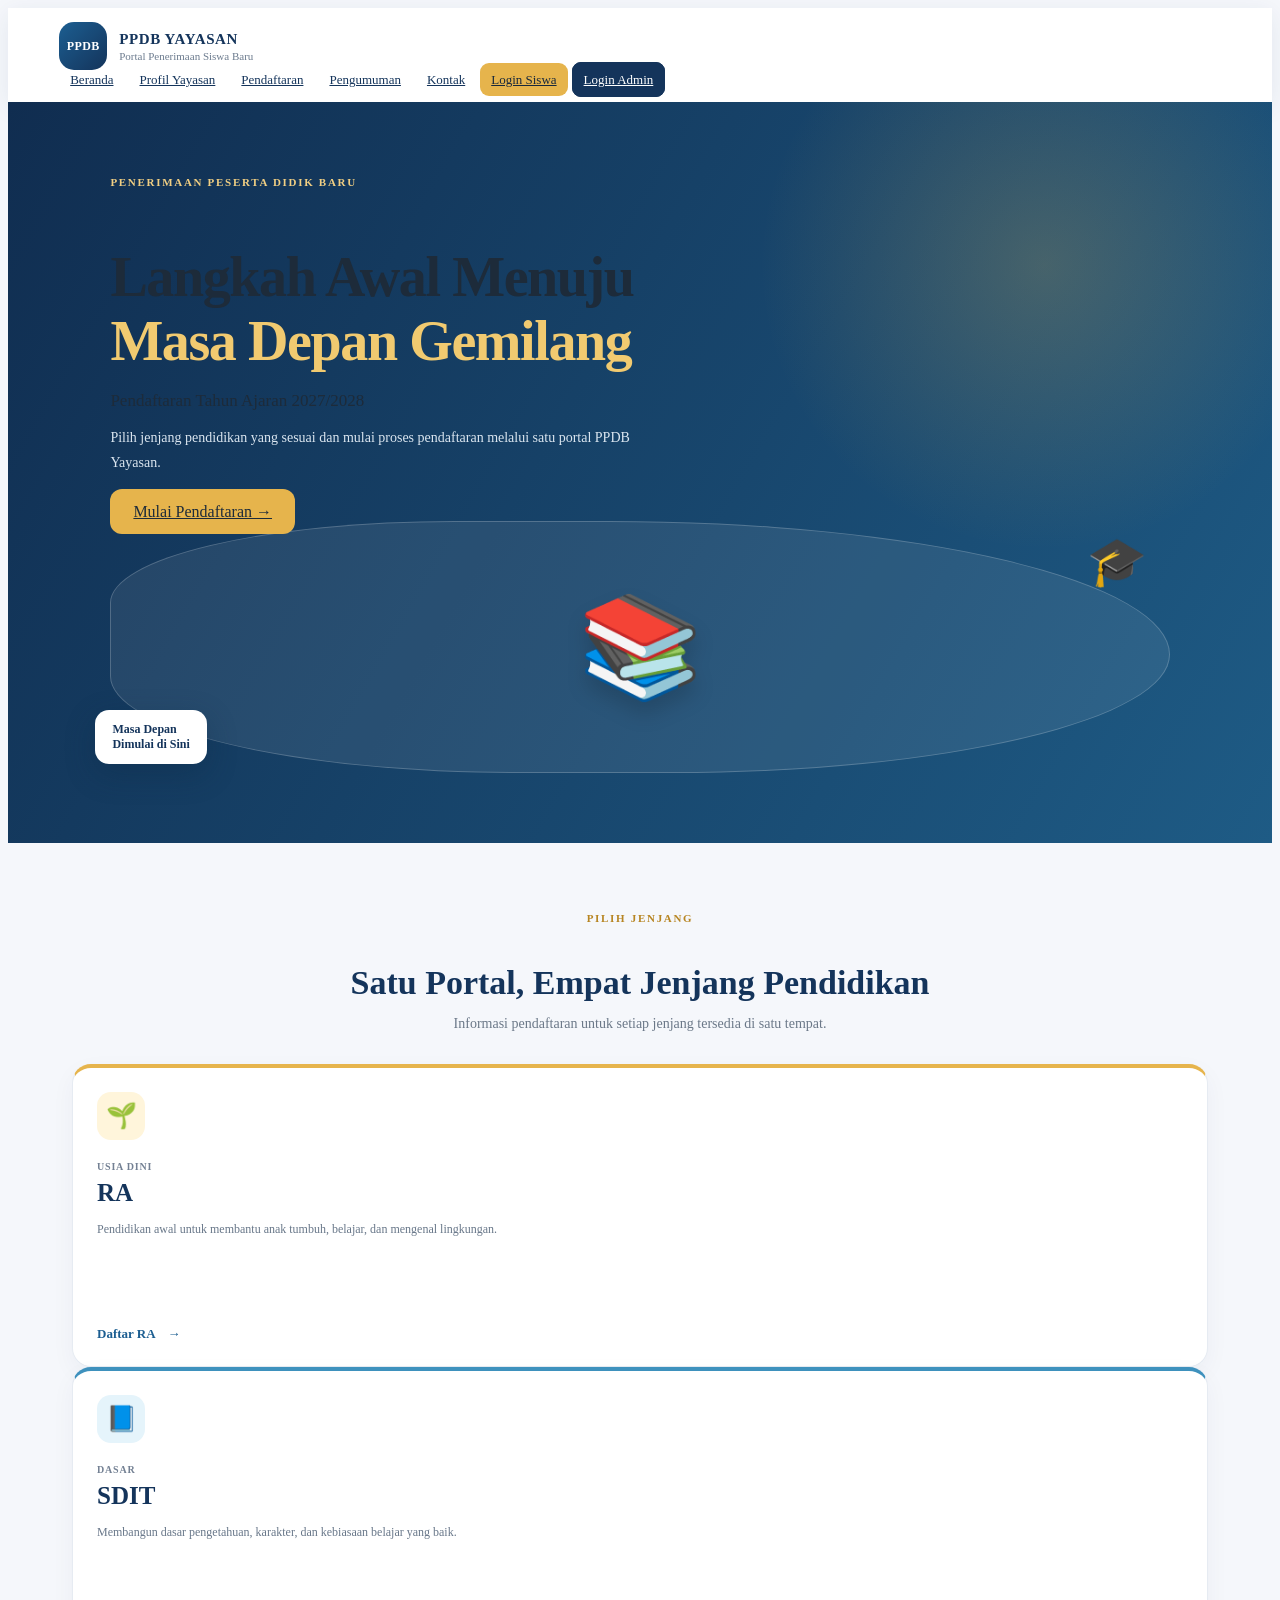
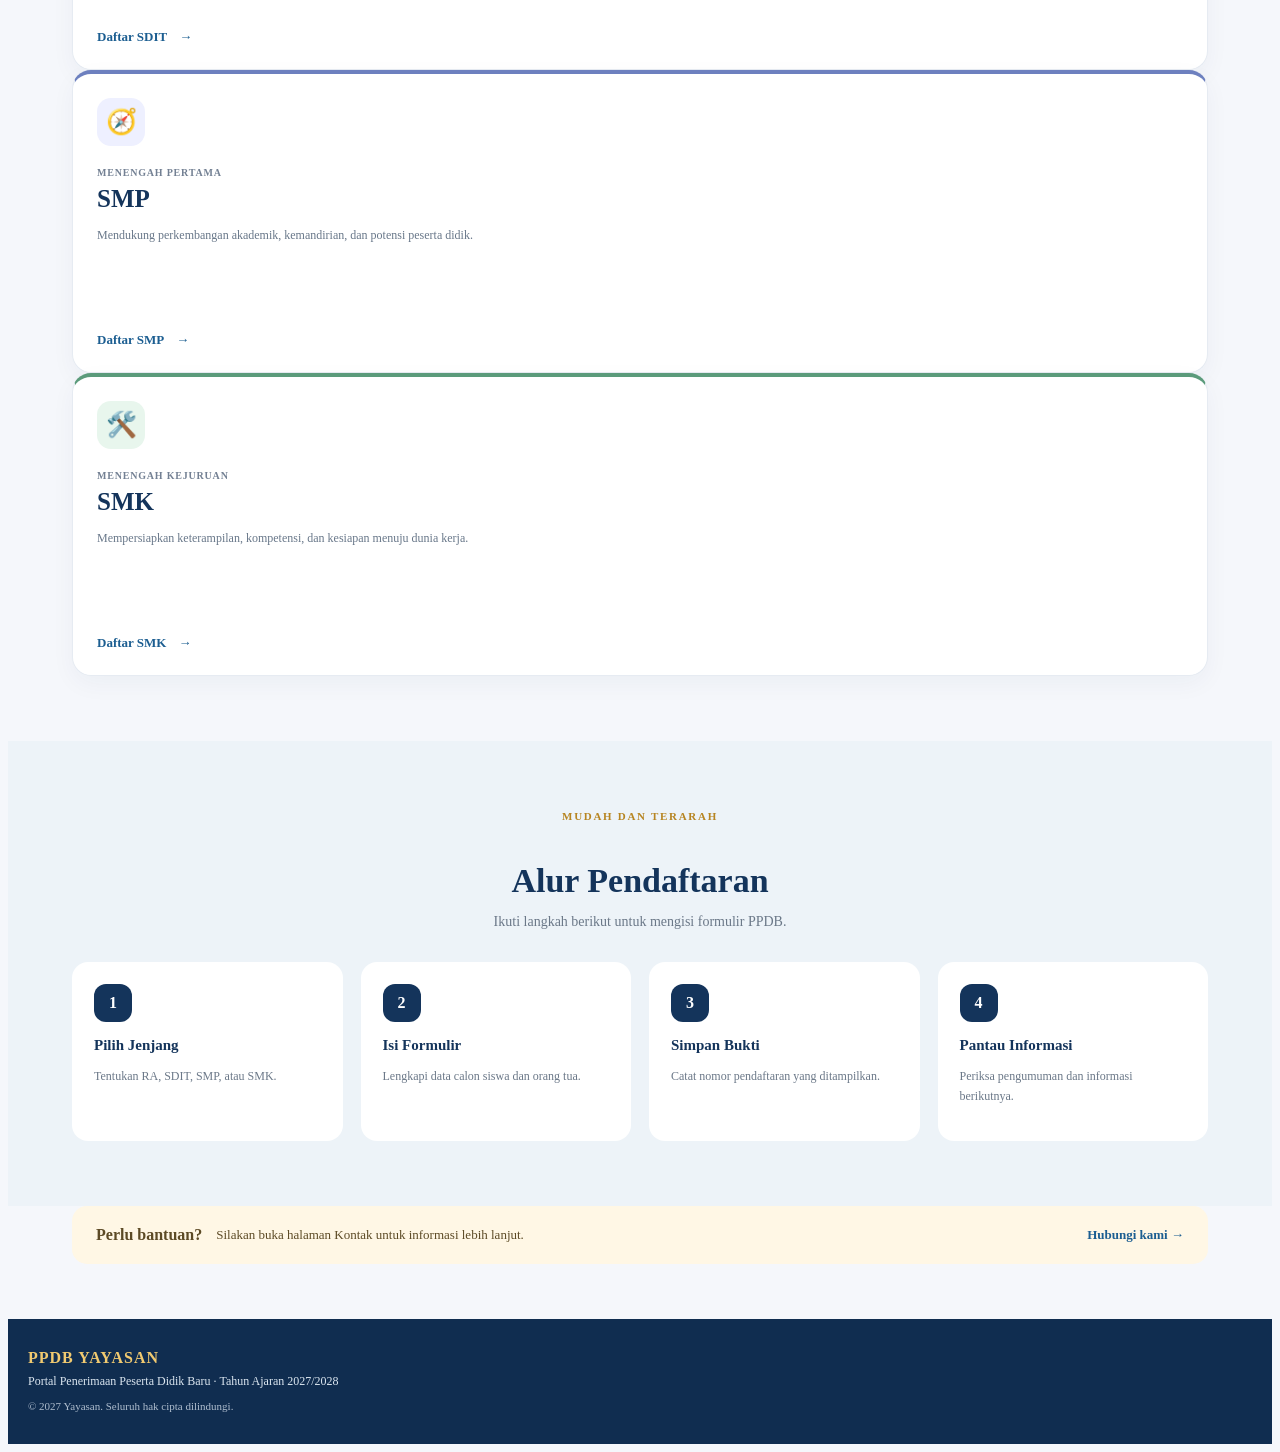
<file: index.html>
<!DOCTYPE html>
<html lang="id">
<head>
  <meta charset="UTF-8">
  <meta name="viewport" content="width=device-width, initial-scale=1.0">
  <meta name="description" content="Portal Penerimaan Peserta Didik Baru Yayasan untuk jenjang RA, SDIT, SMP, dan SMK.">
  <title>PPDB Yayasan | Tahun Ajaran 2027/2028</title>
  <link rel="stylesheet" href="css/style.css">
  <link rel="stylesheet" href="css/responsive.css">
</head>
<body>
<header class="navbar">
  <a class="logo" href="index.html" aria-label="Beranda PPDB Yayasan">
    <span class="logo-mark" aria-hidden="true">PPDB</span>
    <span><strong>PPDB YAYASAN</strong><small>Portal Penerimaan Siswa Baru</small></span>
  </a>
  <nav aria-label="Navigasi utama">
    <a href="index.html" aria-current="page">Beranda</a>
    <a href="profil.html">Profil Yayasan</a>
    <a href="daftar.html">Pendaftaran</a>
    <a href="pengumuman.html">Pengumuman</a>
    <a href="kontak.html">Kontak</a>
    <a class="btn-login-siswa" href="login-siswa.html">Login Siswa</a>
    <a class="btn-login-admin" href="login-admin.html">Login Admin</a>
  </nav>
</header>
<main>
  <section class="hero">
    <div class="hero-text">
      <span class="eyebrow">PENERIMAAN PESERTA DIDIK BARU</span>
      <h1>Langkah Awal Menuju<br><span>Masa Depan Gemilang</span></h1>
      <p>Pendaftaran Tahun Ajaran 2027/2028</p>
      <p class="hero-description">Pilih jenjang pendidikan yang sesuai dan mulai proses pendaftaran melalui satu portal PPDB Yayasan.</p>
      <a href="daftar.html" class="btn-daftar">Mulai Pendaftaran <span aria-hidden="true">→</span></a>
    </div>
    <div class="hero-illustration" aria-hidden="true"><div class="book-icon">📚</div><div class="cap-icon">🎓</div><div class="circle-label">Masa Depan<br>Dimulai di Sini</div></div>
  </section>
  <section class="info jenjang-section">
    <div class="section-heading"><span class="eyebrow">PILIH JENJANG</span><h2>Satu Portal, Empat Jenjang Pendidikan</h2><p>Informasi pendaftaran untuk setiap jenjang tersedia di satu tempat.</p></div>
    <div class="card-container jenjang-grid">
      <article class="level-card level-ra"><div class="level-symbol">🌱</div><span class="level-tag">Usia dini</span><h3>RA</h3><p>Pendidikan awal untuk membantu anak tumbuh, belajar, dan mengenal lingkungan.</p><a href="daftar.html?jenjang=RA">Daftar RA <span>→</span></a></article>
      <article class="level-card level-sdit"><div class="level-symbol">📘</div><span class="level-tag">Dasar</span><h3>SDIT</h3><p>Membangun dasar pengetahuan, karakter, dan kebiasaan belajar yang baik.</p><a href="daftar.html?jenjang=SDIT">Daftar SDIT <span>→</span></a></article>
      <article class="level-card level-smp"><div class="level-symbol">🧭</div><span class="level-tag">Menengah pertama</span><h3>SMP</h3><p>Mendukung perkembangan akademik, kemandirian, dan potensi peserta didik.</p><a href="daftar.html?jenjang=SMP">Daftar SMP <span>→</span></a></article>
      <article class="level-card level-smk"><div class="level-symbol">🛠️</div><span class="level-tag">Menengah kejuruan</span><h3>SMK</h3><p>Mempersiapkan keterampilan, kompetensi, dan kesiapan menuju dunia kerja.</p><a href="daftar.html?jenjang=SMK">Daftar SMK <span>→</span></a></article>
    </div>
  </section>
  <section class="alur">
    <div class="section-heading"><span class="eyebrow">MUDAH DAN TERARAH</span><h2>Alur Pendaftaran</h2><p>Ikuti langkah berikut untuk mengisi formulir PPDB.</p></div>
    <div class="alur-container"><div class="step"><span>1</span><h3>Pilih Jenjang</h3><p>Tentukan RA, SDIT, SMP, atau SMK.</p></div><div class="step"><span>2</span><h3>Isi Formulir</h3><p>Lengkapi data calon siswa dan orang tua.</p></div><div class="step"><span>3</span><h3>Simpan Bukti</h3><p>Catat nomor pendaftaran yang ditampilkan.</p></div><div class="step"><span>4</span><h3>Pantau Informasi</h3><p>Periksa pengumuman dan informasi berikutnya.</p></div></div>
  </section>
  <section class="notice-strip"><strong>Perlu bantuan?</strong><span>Silakan buka halaman Kontak untuk informasi lebih lanjut.</span><a href="kontak.html">Hubungi kami →</a></section>
</main>
<footer><strong>PPDB YAYASAN</strong><p>Portal Penerimaan Peserta Didik Baru · Tahun Ajaran 2027/2028</p><small>© 2027 Yayasan. Seluruh hak cipta dilindungi.</small></footer>
<script src="js/script.js"></script>
</body>
</html>
</file>
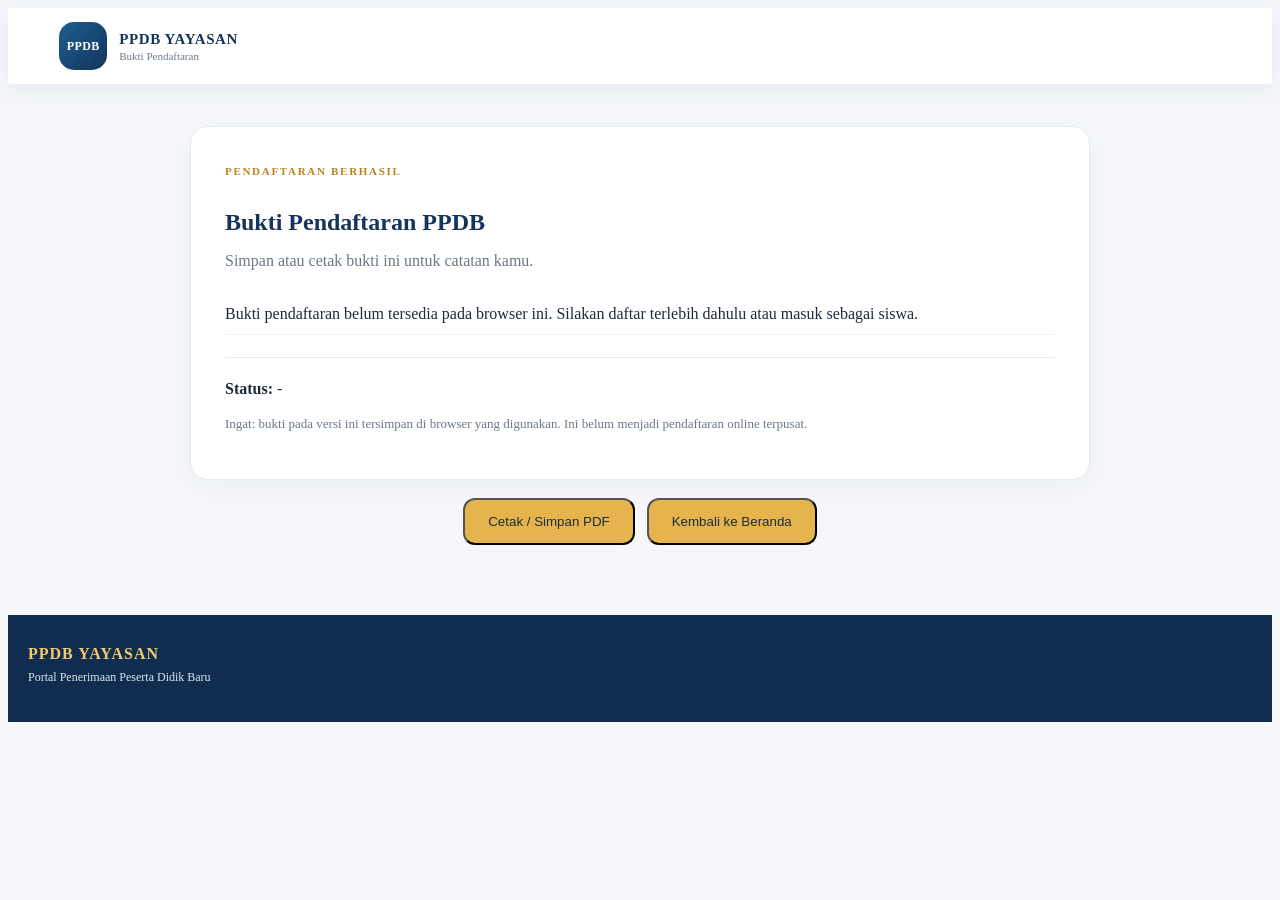
<file: bukti.html>
<!DOCTYPE html>
<html lang="id"><head><meta charset="UTF-8"><meta name="viewport" content="width=device-width, initial-scale=1.0"><title>Bukti Pendaftaran | PPDB Yayasan</title><link rel="stylesheet" href="css/style.css"><link rel="stylesheet" href="css/form.css"></head>
<body>
<header class="navbar"><a class="logo" href="index.html"><span class="logo-mark">PPDB</span><span><strong>PPDB YAYASAN</strong><small>Bukti Pendaftaran</small></span></a></header>
<main class="form-page"><section class="card-form" id="areaCetak"><div class="form-section"><span class="eyebrow">PENDAFTARAN BERHASIL</span><h1 style="color:#14345b;margin-bottom:8px">Bukti Pendaftaran PPDB</h1><p style="color:#6b7888;margin-bottom:24px">Simpan atau cetak bukti ini untuk catatan kamu.</p><div id="buktiSiswa" class="proof-details"></div><hr style="margin:22px 0;border:0;border-top:1px solid #e5ebf2"><p><b>Status:</b> <span id="statusBukti">Menunggu</span></p><p style="margin-top:18px;color:#6b7888;font-size:13px">Ingat: bukti pada versi ini tersimpan di browser yang digunakan. Ini belum menjadi pendaftaran online terpusat.</p></div></section><div style="display:flex;justify-content:center;gap:12px;flex-wrap:wrap"><button class="btn-daftar" onclick="window.print()">Cetak / Simpan PDF</button><button class="btn-daftar" onclick="window.location.href='index.html'">Kembali ke Beranda</button></div></main>
<footer><strong>PPDB YAYASAN</strong><p>Portal Penerimaan Peserta Didik Baru</p></footer><script src="js/script.js"></script></body></html>
</file>
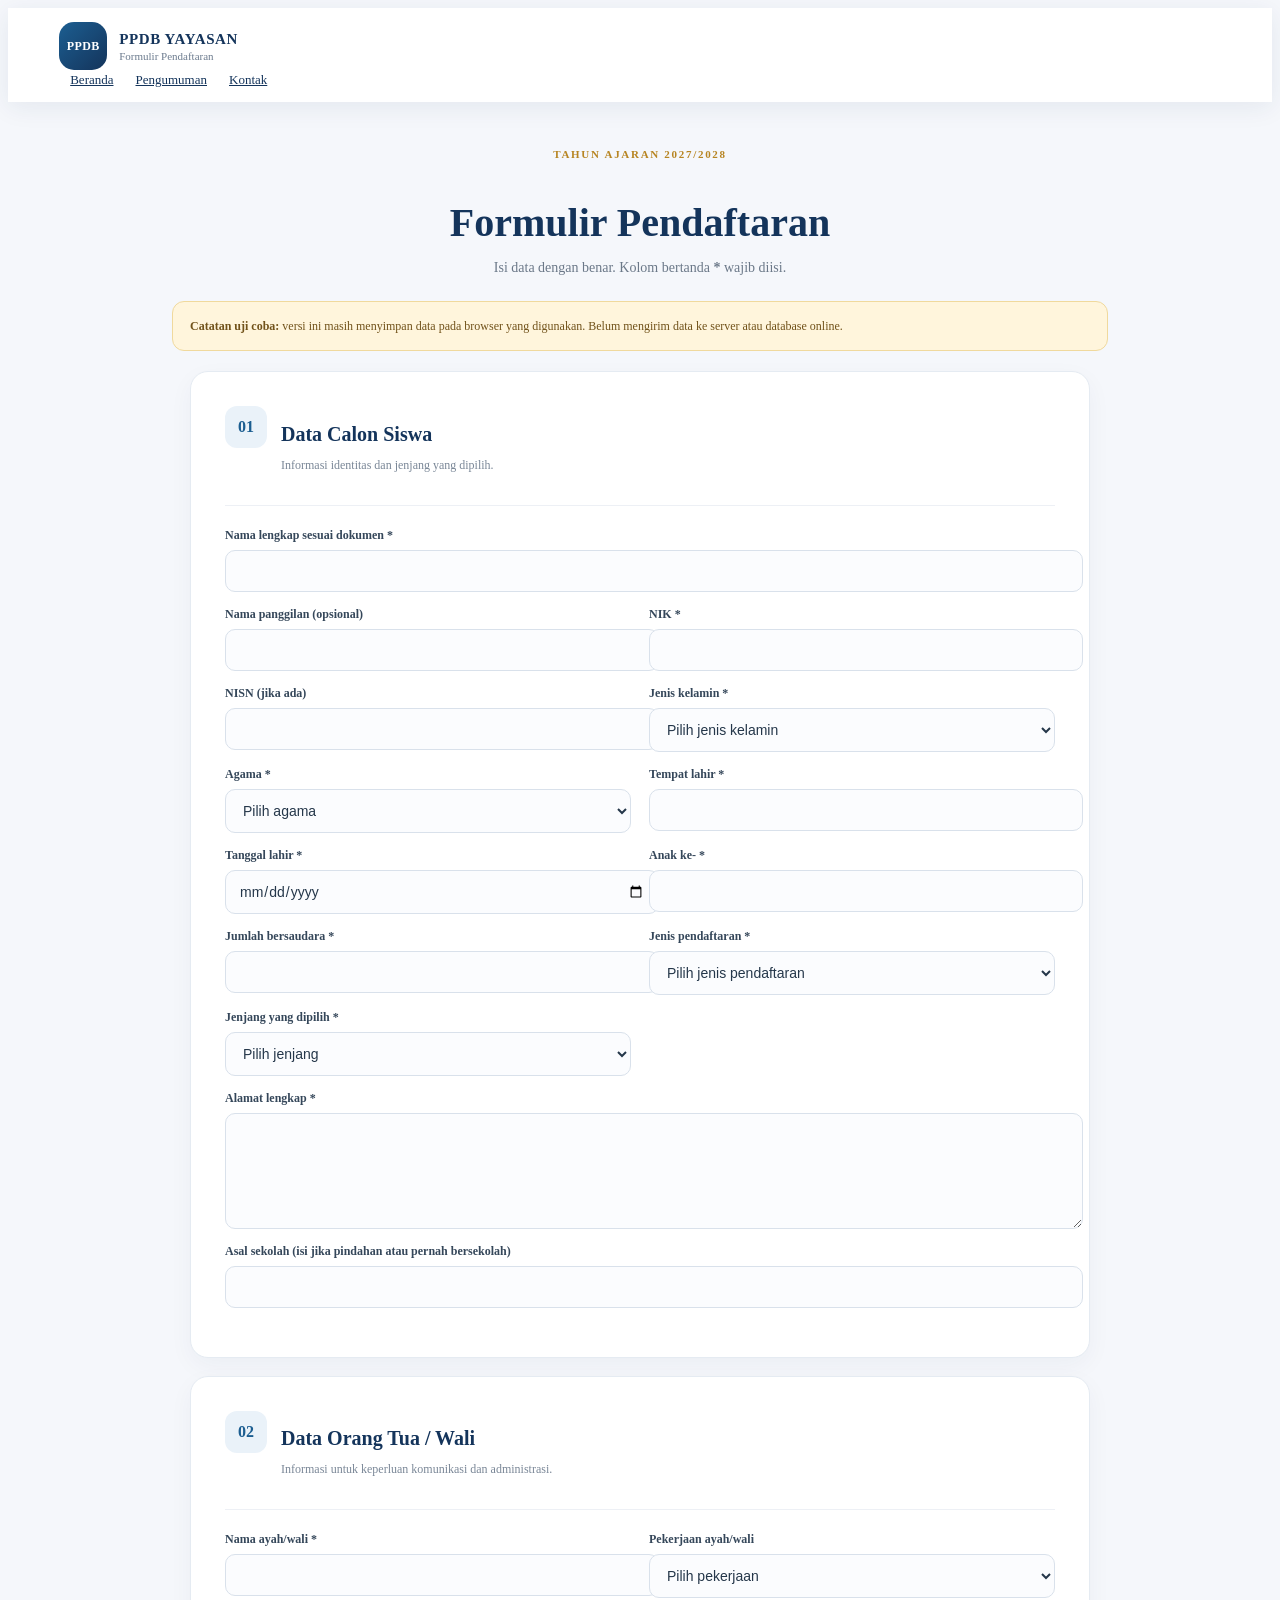
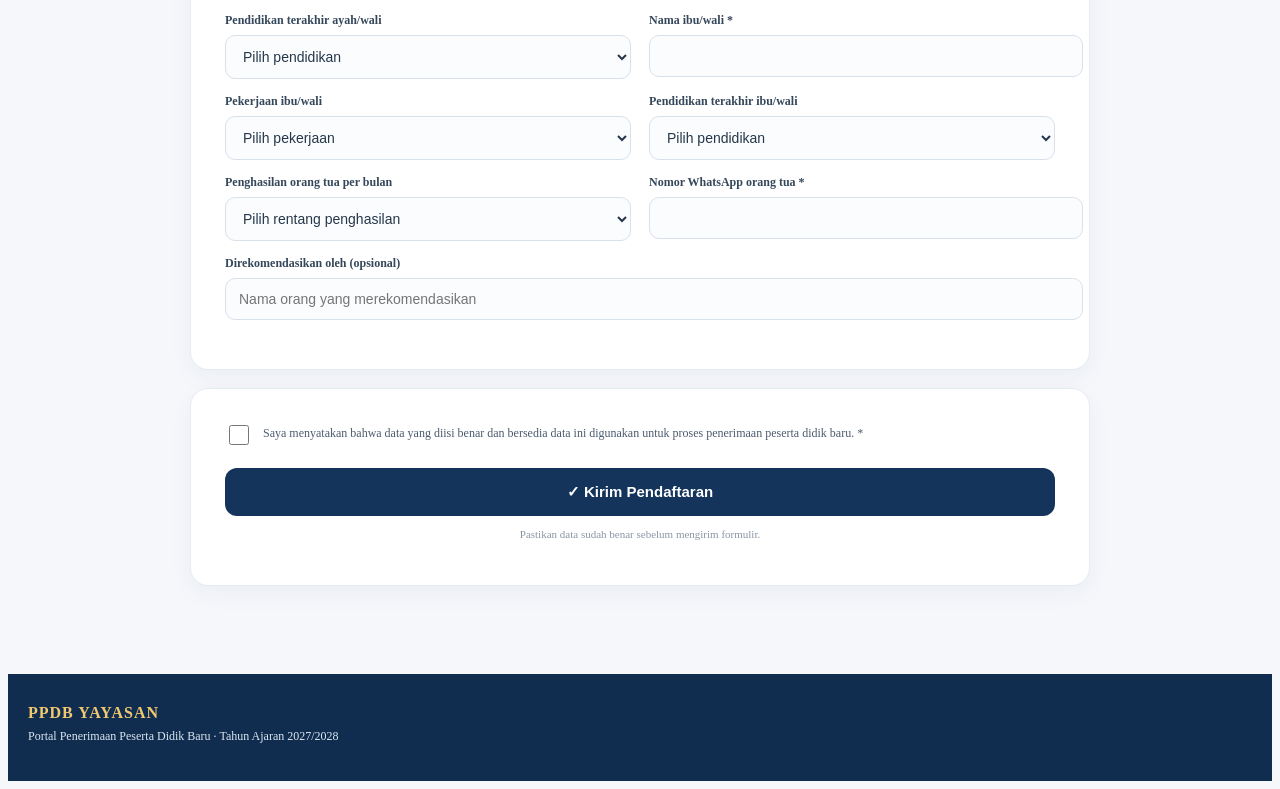
<file: daftar.html>
<!DOCTYPE html>
<html lang="id">
<head>
  <meta charset="UTF-8"><meta name="viewport" content="width=device-width, initial-scale=1.0">
  <title>Formulir Pendaftaran | PPDB Yayasan</title>
  <link rel="stylesheet" href="css/style.css"><link rel="stylesheet" href="css/form.css"><link rel="stylesheet" href="css/responsive.css">
</head>
<body>
<header class="navbar"><a class="logo" href="index.html"><span class="logo-mark">PPDB</span><span><strong>PPDB YAYASAN</strong><small>Formulir Pendaftaran</small></span></a><nav><a href="index.html">Beranda</a><a href="pengumuman.html">Pengumuman</a><a href="kontak.html">Kontak</a></nav></header>
<main class="form-page">
  <div class="form-intro"><span class="eyebrow">TAHUN AJARAN 2027/2028</span><h1>Formulir Pendaftaran</h1><p>Isi data dengan benar. Kolom bertanda <b>*</b> wajib diisi.</p></div>
  <div class="prototype-warning"><strong>Catatan uji coba:</strong> versi ini masih menyimpan data pada browser yang digunakan. Belum mengirim data ke server atau database online.</div>
  <form id="formPPDB" class="card-form">
    <section class="form-section"><div class="form-section-heading"><span>01</span><div><h2>Data Calon Siswa</h2><p>Informasi identitas dan jenjang yang dipilih.</p></div></div>
      <div class="form-grid">
        <label class="field full">Nama lengkap sesuai dokumen *<input id="nama" name="nama" type="text" autocomplete="name" required></label>
        <label class="field">Nama panggilan (opsional)<input id="namaPanggilan" name="namaPanggilan" type="text"></label>
        <label class="field">NIK *<input id="nik" name="nik" type="text" inputmode="numeric" minlength="16" maxlength="16" pattern="[0-9]{16}" title="Masukkan 16 digit NIK" required></label>
        <label class="field">NISN (jika ada)<input id="nisn" name="nisn" type="text" inputmode="numeric" maxlength="10"></label>
        <label class="field">Jenis kelamin *<select id="jenisKelamin" name="jenisKelamin" required><option value="">Pilih jenis kelamin</option><option value="Laki-laki">Laki-laki</option><option value="Perempuan">Perempuan</option></select></label>
        <label class="field">Agama *<select id="agama" name="agama" required><option value="">Pilih agama</option><option>Islam</option><option>Kristen</option><option>Katolik</option><option>Hindu</option><option>Buddha</option><option>Konghucu</option><option>Lainnya</option></select></label>
        <label class="field">Tempat lahir *<input id="tempatLahir" name="tempatLahir" type="text" required></label>
        <label class="field">Tanggal lahir *<input id="tanggalLahir" name="tanggalLahir" type="date" required></label>
        <label class="field">Anak ke- *<input id="anakKe" name="anakKe" type="number" min="1" required></label>
        <label class="field">Jumlah bersaudara *<input id="jumlahSaudara" name="jumlahSaudara" type="number" min="1" required></label>
        <label class="field">Jenis pendaftaran *<select id="jenisPendaftaran" name="jenisPendaftaran" required><option value="">Pilih jenis pendaftaran</option><option value="Siswa baru">Siswa baru</option><option value="Pindahan">Pindahan</option></select></label>
        <label class="field">Jenjang yang dipilih *<select id="jenjang" name="jenjang" required><option value="">Pilih jenjang</option><option value="RA">RA</option><option value="SDIT">SDIT</option><option value="SMP">SMP</option><option value="SMK">SMK</option></select></label>
        <label class="field hidden-field" id="kelasWrapper">Kelas yang dituju *<select id="kelasTujuan" name="kelasTujuan"><option value="">Pilih kelas</option></select></label>
        <label class="field full">Alamat lengkap *<textarea id="alamat" name="alamat" rows="3" required></textarea></label>
        <label class="field full">Asal sekolah (isi jika pindahan atau pernah bersekolah)<input id="asalSekolah" name="asalSekolah" type="text"></label>
      </div>
    </section>
    <section class="form-section"><div class="form-section-heading"><span>02</span><div><h2>Data Orang Tua / Wali</h2><p>Informasi untuk keperluan komunikasi dan administrasi.</p></div></div>
      <div class="form-grid">
        <label class="field">Nama ayah/wali *<input id="ayah" name="ayah" type="text" required></label>
        <label class="field">Pekerjaan ayah/wali<select id="pekerjaanAyah" name="pekerjaanAyah"><option value="">Pilih pekerjaan</option><option>PNS</option><option>Wiraswasta</option><option>Petani</option><option>Buruh</option><option>Karyawan swasta</option><option>Lainnya</option></select></label>
        <label class="field">Pendidikan terakhir ayah/wali<select id="pendidikanAyah" name="pendidikanAyah"><option value="">Pilih pendidikan</option><option>Tidak sekolah</option><option>SD/MI</option><option>SMP/MTs</option><option>SMA/SMK/MA</option><option>Diploma</option><option>S1</option><option>S2</option><option>S3</option></select></label>
        <label class="field">Nama ibu/wali *<input id="ibu" name="ibu" type="text" required></label>
        <label class="field">Pekerjaan ibu/wali<select id="pekerjaanIbu" name="pekerjaanIbu"><option value="">Pilih pekerjaan</option><option>Ibu rumah tangga</option><option>PNS</option><option>Wiraswasta</option><option>Petani</option><option>Buruh</option><option>Karyawan swasta</option><option>Lainnya</option></select></label>
        <label class="field">Pendidikan terakhir ibu/wali<select id="pendidikanIbu" name="pendidikanIbu"><option value="">Pilih pendidikan</option><option>Tidak sekolah</option><option>SD/MI</option><option>SMP/MTs</option><option>SMA/SMK/MA</option><option>Diploma</option><option>S1</option><option>S2</option><option>S3</option></select></label>
        <label class="field">Penghasilan orang tua per bulan<select id="penghasilanOrangTua" name="penghasilanOrangTua"><option value="">Pilih rentang penghasilan</option><option>≤ Rp500.000</option><option>Rp500.000–Rp1.000.000</option><option>Rp1.000.000–Rp2.000.000</option><option>Rp2.000.000–Rp3.000.000</option><option>Rp3.000.000–Rp4.000.000</option><option>Di atas Rp4.000.000</option></select></label>
        <label class="field">Nomor WhatsApp orang tua *<input id="wa" name="wa" type="tel" inputmode="tel" autocomplete="tel" required></label>
        <label class="field full">Direkomendasikan oleh (opsional)<input id="direkomendasikanOleh" name="direkomendasikanOleh" type="text" placeholder="Nama orang yang merekomendasikan"></label>
      </div>
    </section>
    <section class="form-section confirm-section"><label class="consent"><input type="checkbox" id="setuju" required><span>Saya menyatakan bahwa data yang diisi benar dan bersedia data ini digunakan untuk proses penerimaan peserta didik baru. *</span></label><button type="submit" class="btn-kirim"><span aria-hidden="true">✓</span> Kirim Pendaftaran</button><p class="form-footnote">Pastikan data sudah benar sebelum mengirim formulir.</p></section>
  </form>
</main>
<footer><strong>PPDB YAYASAN</strong><p>Portal Penerimaan Peserta Didik Baru · Tahun Ajaran 2027/2028</p></footer>
<script src="js/daftar.js"></script>
</body></html>
</file>
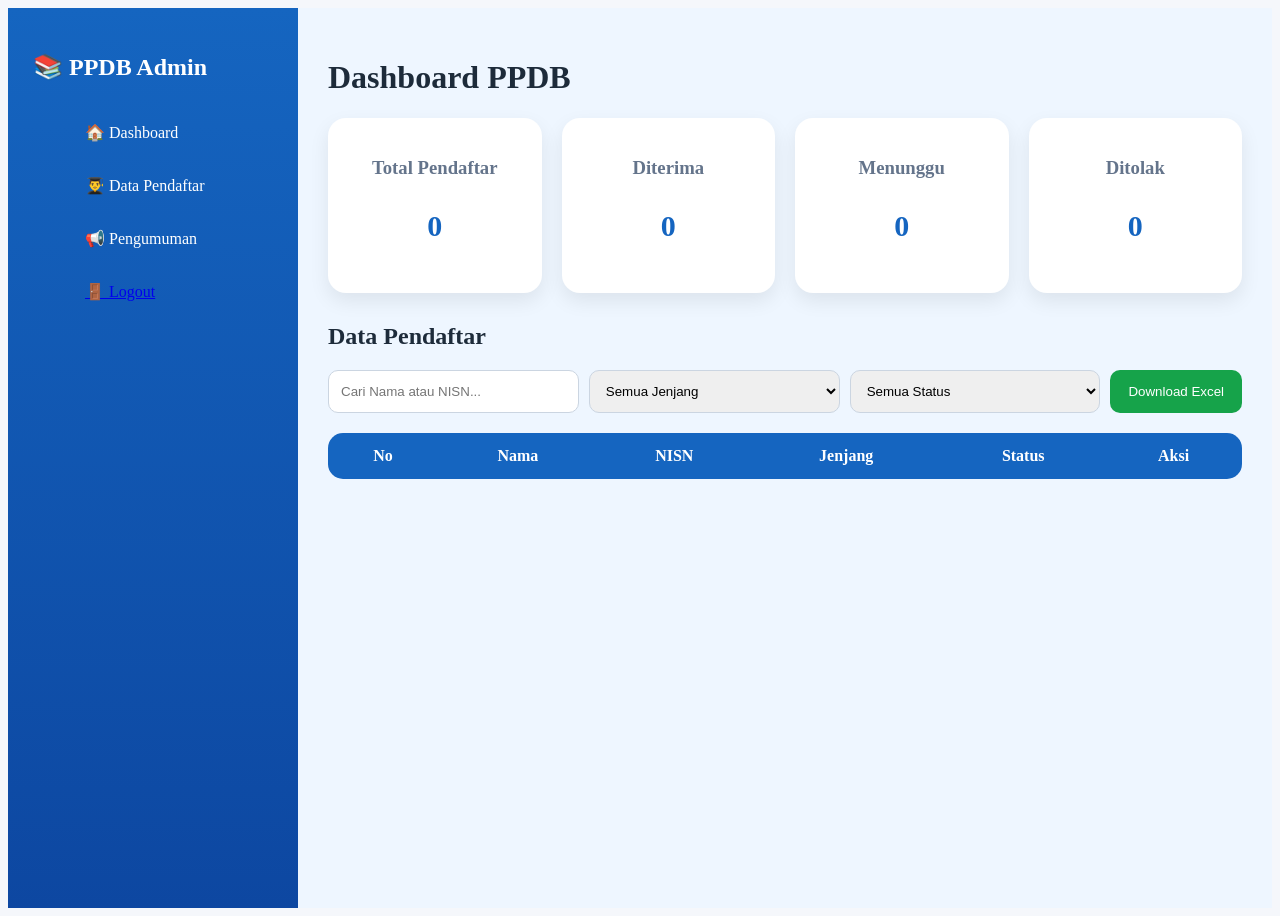
<file: dashboard-admin.html>
<!DOCTYPE html>
<html lang="id">
<head>
<meta charset="UTF-8">
<meta name="viewport" content="width=device-width, initial-scale=1.0">
<title>Dashboard Admin PPDB</title>

<link rel="stylesheet" href="css/style.css">
</head>
<body>

<div class="dashboard">

<!-- Sidebar -->
<aside class="sidebar">

<h2>📚 PPDB Admin</h2>

<ul>
<li>🏠 Dashboard</li>
<li>👨‍🎓 Data Pendaftar</li>
<li>📢 Pengumuman</li>
<li><a href="login-admin.html">🚪 Logout</a></li>
</ul>

</aside>

<!-- Main -->
<main class="content">

<h1>Dashboard PPDB</h1>

<div class="statistik">

<div class="box-stat">
<h3>Total Pendaftar</h3>
<p id="totalSiswa">0</p>
</div>

<div class="box-stat">
<h3>Diterima</h3>
<p id="diterima">0</p>
</div>

<div class="box-stat">
<h3>Menunggu</h3>
<p id="menunggu">0</p>
</div>

<div class="box-stat">
<h3>Ditolak</h3>
<p id="ditolak">0</p>
</div>

</div>

<h2>Data Pendaftar</h2>

<!-- SEARCH DAN FILTER -->

<div class="toolbar">

    <input
        type="text"
        id="cariSiswa"
        placeholder="Cari Nama atau NISN..."
        onkeyup="filterData()">

    <select id="filterJenjang" onchange="filterData()">
        <option value="">Semua Jenjang</option>
        <option value="SD">SD</option>
        <option value="SMP">SMP</option>
        <option value="SMA">SMA</option>
    </select>

    <select id="filterStatus" onchange="filterData()">
        <option value="">Semua Status</option>
        <option value="Menunggu">Menunggu</option>
        <option value="Diterima">Diterima</option>
        <option value="Ditolak">Ditolak</option>
    </select>

    <button class="btn-download" onclick="downloadExcel()">
        Download Excel
    </button>

</div>

<table>

<thead>

<tr>
<th>No</th>
<th>Nama</th>
<th>NISN</th>
<th>Jenjang</th>
<th>Status</th>
<th>Aksi</th>
</tr>

</thead>

<tbody id="tabelPendaftar"></tbody>

</table>

</main>

</div>

<script src="js/admin.js"></script>
<link rel="stylesheet" href="css/style.css">
<link rel="stylesheet" href="css/dashboard.css">
<link rel="stylesheet" href="css/modal.css">
<link rel="stylesheet" href="css/responsive.css">
</body>
</html>
</file>
<file: css/style.css>
/* PPDB Yayasan - pembaruan tampilan beranda dan formulir */
:root { --navy:#14345b; --blue:#1c5e91; --gold:#e6b44c; --mint:#eaf5f1; --paper:#f5f7fb; --ink:#1d2b3a; }
body { background:var(--paper); color:var(--ink); }
.navbar { background:#fff; color:var(--navy); box-shadow:0 5px 24px rgba(20,52,91,.08); padding:14px clamp(18px,4vw,58px); }
.logo { display:flex; align-items:center; gap:12px; text-decoration:none; color:var(--navy); }
.logo-mark { display:grid; place-items:center; width:48px; height:48px; border-radius:15px; background:linear-gradient(135deg,var(--blue),var(--navy)); color:white; font-size:12px; font-weight:800; letter-spacing:.4px; }
.logo strong,.logo small { display:block; }
.logo strong { font-size:15px; letter-spacing:.6px; }
.logo small { color:#6c7b8e; font-size:11px; margin-top:2px; }
.navbar nav { gap:7px; }
.navbar nav a { color:var(--navy); margin-left:0; padding:9px 11px; font-size:13px; border-radius:9px; }
.navbar nav a:hover { color:var(--blue); background:#edf4fa; }
.navbar nav .btn-login-siswa { background:var(--gold); color:#18283b!important; }
.navbar nav .btn-login-admin { background:var(--navy); border:1px solid var(--navy); color:#fff!important; }
.hero { position:relative; overflow:hidden; min-height:490px; padding:70px clamp(24px,8vw,120px); background:radial-gradient(circle at 82% 22%,rgba(230,180,76,.22),transparent 24%),linear-gradient(120deg,#102d50,#1e5b85); justify-content:space-between; text-align:left; gap:30px; }
.hero-text { max-width:680px; position:relative; z-index:1; }
.eyebrow { display:inline-block; color:#b78522; font-size:11px; font-weight:800; letter-spacing:1.7px; margin-bottom:12px; }
.hero .eyebrow { color:#f1cf83; }
.hero-text h1 { font-size:clamp(34px,4.5vw,56px); line-height:1.14; letter-spacing:-1.4px; margin-bottom:17px; }
.hero-text h1 span { color:#f1ca70; }
.hero-text p { font-size:17px; margin-bottom:12px; }
.hero-text .hero-description { color:#dbe6f0; font-size:14px; line-height:1.8; max-width:550px; margin-bottom:27px; }
.btn-daftar { background:var(--gold); color:#1d2b3a; padding:14px 23px; border-radius:12px; }
.hero-illustration { position:relative; flex:0 0 270px; height:250px; display:grid; place-items:center; border:1px solid rgba(255,255,255,.2); border-radius:38% 62% 55% 45%; background:rgba(255,255,255,.08); }
.book-icon { font-size:100px; filter:drop-shadow(0 12px 10px rgba(0,0,0,.15)); }
.cap-icon { position:absolute; top:12px; right:22px; font-size:48px; }
.circle-label { position:absolute; bottom:8px; left:-16px; background:#fff; color:var(--navy); border-radius:14px; padding:12px 17px; font-size:12px; font-weight:700; box-shadow:0 10px 30px #0c294655; }
.info,.alur { padding:65px clamp(18px,5vw,70px); }
.section-heading { text-align:center; margin:0 auto 32px; max-width:680px; }
.section-heading h2 { color:var(--navy); font-size:clamp(24px,3vw,34px); margin-bottom:9px; }
.section-heading p { color:#6b7888; font-size:14px; }
.jenjang-grid { grid-template-columns:repeat(4,minmax(0,1fr)); gap:18px; }
.level-card { background:#fff; text-align:left; padding:24px; border:1px solid #e6ebf2; border-radius:19px; box-shadow:0 8px 25px rgba(20,52,91,.045); border-top:4px solid var(--gold); transition:transform .2s,box-shadow .2s; }
.level-card:hover { transform:translateY(-5px); box-shadow:0 15px 35px rgba(20,52,91,.11); }
.level-sdit { border-top-color:#3e91bd; } .level-smp { border-top-color:#6d80bf; } .level-smk { border-top-color:#5b9b7b; }
.level-symbol { display:grid; place-items:center; width:48px; height:48px; background:#fff5db; border-radius:14px; font-size:25px; margin-bottom:16px; }
.level-sdit .level-symbol { background:#e5f4fb; } .level-smp .level-symbol { background:#eef0ff; } .level-smk .level-symbol { background:#e8f6ed; }
.level-tag { color:#738093; font-size:10px; font-weight:700; text-transform:uppercase; letter-spacing:.8px; }
.level-card h3 { font-size:25px; color:var(--navy); margin:5px 0 8px; }
.level-card p { min-height:83px; color:#687789; font-size:12px; line-height:1.8; }
.level-card a { display:inline-flex; justify-content:space-between; gap:12px; margin-top:12px; color:var(--blue); text-decoration:none; font-weight:700; font-size:13px; }
.alur { background:#edf3f8; }
.alur-container { display:grid; grid-template-columns:repeat(4,minmax(0,1fr)); gap:18px; }
.step { background:#fff; border-radius:16px; padding:22px; text-align:left; }
.step span { display:grid; place-items:center; width:38px; height:38px; background:var(--navy); color:#fff; border-radius:12px; font-weight:800; margin:0 0 15px; }
.step h3 { color:var(--navy); font-size:15px; margin-bottom:7px; }
.step p { color:#6b7888; font-size:12px; line-height:1.7; }
.notice-strip { margin:0 clamp(18px,5vw,70px) 55px; padding:20px 24px; display:flex; align-items:center; gap:14px; flex-wrap:wrap; border-radius:15px; background:#fff7e5; color:#5c4a25; }
.notice-strip span { flex:1; font-size:13px; } .notice-strip a { color:var(--blue); font-weight:700; font-size:13px; text-decoration:none; }
footer { margin-top:0; background:#102d50; padding:30px 20px; } footer strong { color:#f1ca70; letter-spacing:1px; } footer p { margin:7px 0; font-size:12px; color:#dbe6f0; } footer small { color:#aebdce; font-size:11px; }
.form-page { padding:42px 18px 70px; }
.form-intro { text-align:center; max-width:750px; margin:0 auto 25px; }
.form-intro h1 { color:var(--navy); font-size:clamp(28px,4vw,40px); margin-bottom:8px; }
.form-intro p { color:#6b7888; font-size:14px; }
.prototype-warning { max-width:900px; margin:0 auto 20px; padding:14px 17px; border-radius:12px; background:#fff5dc; color:#71521a; border:1px solid #f0d99d; font-size:12px; line-height:1.7; }
.card-form { max-width:900px; width:100%; margin:0 auto; padding:0; background:transparent; box-shadow:none; }
.form-section { background:#fff; padding:clamp(20px,4vw,34px); border:1px solid #e5ebf2; border-radius:18px; margin-bottom:18px; box-shadow:0 8px 24px rgba(20,52,91,.045); }
.form-section-heading { display:flex; align-items:flex-start; gap:14px; padding-bottom:20px; margin-bottom:22px; border-bottom:1px solid #edf0f5; }
.form-section-heading>span { display:grid; place-items:center; width:42px; height:42px; flex:0 0 42px; background:#eaf2f9; color:var(--blue); border-radius:12px; font-weight:800; }
.form-section-heading h2 { color:var(--navy); font-size:20px; margin-bottom:4px; }
.form-section-heading p { color:#7a8797; font-size:12px; }
.form-grid { display:grid; grid-template-columns:repeat(2,minmax(0,1fr)); gap:0 18px; }
.field { display:block; margin-bottom:15px; color:#35475a; font-size:12px; font-weight:700; }
.field input,.field select,.field textarea { display:block; width:100%; margin:7px 0 0; background:#fbfcfe; border:1px solid #d9e1eb; border-radius:10px; padding:12px 13px; font:400 14px 'Poppins',sans-serif; color:#25374a; }
.field input:focus,.field select:focus,.field textarea:focus { outline:0; border-color:#4588b8; box-shadow:0 0 0 3px #4588b81f; }
.field textarea { resize:vertical; min-height:90px; }
.field.full { grid-column:1/-1; }
.hidden-field { display:none!important; }
.consent { display:flex; align-items:flex-start; gap:11px; color:#4b5b6e; font-size:12px; line-height:1.8; font-weight:500; }
.consent input { width:20px; height:20px; flex:0 0 20px; margin-top:2px; accent-color:var(--blue); }
.btn-kirim { width:100%; margin-top:20px; border:0; border-radius:12px; padding:15px; color:#fff; background:var(--navy); font:700 15px 'Poppins',sans-serif; cursor:pointer; }
.btn-kirim:hover { background:var(--blue); }
.form-footnote { text-align:center; color:#8a96a5; font-size:11px; margin-top:12px; }
@media(max-width:900px) { .jenjang-grid,.alur-container { grid-template-columns:repeat(2,minmax(0,1fr)); } .hero-illustration { flex-basis:210px; height:210px; } }
@media(max-width:650px) { .hero { min-height:auto; padding:55px 22px; } .hero-illustration { display:none; } .hero-text h1 { font-size:34px; } .jenjang-grid,.alur-container,.form-grid { grid-template-columns:1fr; } .field.full { grid-column:auto; } .level-card p { min-height:0; } .navbar nav { justify-content:center; } .navbar nav a { font-size:12px; padding:8px; } .notice-strip { align-items:flex-start; flex-direction:column; } }
.proof-details p { padding:11px 0; border-bottom:1px solid #edf0f5; overflow-wrap:anywhere; }
</file>
<file: css/responsive.css>
/* ===================================
   RESPONSIVE
   File : responsive.css
=================================== */

@media(max-width:768px){

.navbar{
    flex-direction:column;
    gap:15px;
    padding:15px 20px;
}

nav{
    display:flex;
    flex-wrap:wrap;
    justify-content:center;
    gap:10px;
}

.hero-text h1{
    font-size:34px;
}

.hero-text p{
    font-size:18px;
}

.card-container{
    grid-template-columns:1fr;
}

.alur-container{
    grid-template-columns:1fr;
}

.dashboard{
    flex-direction:column;
}

.sidebar{
    width:100%;
}

.content{
    padding:20px;
}

.toolbar{
    flex-direction:column;
}

.toolbar input,
.toolbar select,
.btn-download{
    width:100%;
}

table{
    display:block;
    overflow-x:auto;
}

.modal-content{
    width:95%;
}

}
</file>
<file: css/form.css>
/* Gaya komponen formulir PPDB */
@media print { body { background:#fff; } button { display:none!important; } #areaCetak { box-shadow:none; border:none; } }
.status-box { background:#e8f4ff; border-left:5px solid #1c5e91; padding:15px; border-radius:12px; margin:20px 0; }
#statusSiswa { font-size:18px; font-weight:bold; color:#b7791f; }
</file>
<file: css/dashboard.css>
/* ===================================
   DASHBOARD ADMIN
   File : dashboard.css
=================================== */

.dashboard{
    display:flex;
    min-height:100vh;
}

/* Sidebar */

.sidebar{
    width:240px;
    background:linear-gradient(#1565C0,#0D47A1);
    color:white;
    padding:25px;
}

.sidebar h2{
    margin-bottom:30px;
}

.sidebar ul{
    list-style:none;
}

.sidebar li{
    padding:12px;
    border-radius:10px;
    margin-bottom:10px;
    cursor:pointer;
}

.sidebar li:hover{
    background:rgba(255,255,255,.15);
}

/* Konten */

.content{
    flex:1;
    padding:30px;
    background:#EEF6FF;
}

/* Statistik */

.statistik{
    display:grid;
    grid-template-columns:repeat(auto-fit,minmax(180px,1fr));
    gap:20px;
    margin-bottom:30px;
}

.box-stat{
    background:white;
    border-radius:18px;
    padding:20px;
    text-align:center;
    box-shadow:0 8px 20px rgba(0,0,0,.08);
}

.box-stat h3{
    color:#64748B;
    margin-bottom:10px;
}

.box-stat p{
    font-size:30px;
    color:#1565C0;
    font-weight:bold;
}

/* Toolbar */

.toolbar{
    display:flex;
    flex-wrap:wrap;
    gap:10px;
    margin-bottom:20px;
}

.toolbar input,
.toolbar select{
    padding:10px;
    border-radius:10px;
    border:1px solid #CBD5E1;
}

.btn-download{
    background:#16A34A;
    color:white;
    border:none;
    padding:10px 18px;
    border-radius:10px;
    cursor:pointer;
}

/* Tabel */

table{
    width:100%;
    border-collapse:collapse;
    background:white;
    border-radius:15px;
    overflow:hidden;
}

table th{
    background:#1565C0;
    color:white;
    padding:14px;
}

table td{
    padding:12px;
    border-bottom:1px solid #E5E7EB;
    text-align:center;
}

table tr:hover{
    background:#F8FAFC;
}

/* Tombol Aksi */

.btn-detail{
    background:#2563EB;
    color:white;
}

.btn-terima{
    background:#16A34A;
    color:white;
}

.btn-tolak{
    background:#DC2626;
    color:white;
}

table button{
    border:none;
    padding:8px 12px;
    border-radius:8px;
    cursor:pointer;
    margin:2px;
}

/* ==========================
   ADMIN PROFILE
========================== */

.admin-profile{
    text-align:center;
    margin-bottom:30px;
}

.admin-profile img{
    width:85px;
    height:85px;
    border-radius:50%;
    background:white;
    padding:6px;
    margin-bottom:10px;
}

.admin-profile h3{
    color:white;
}

.admin-profile p{
    color:#E3F2FD;
    font-size:13px;
}

/* SEARCH */

.toolbar{
    display:flex;
    gap:10px;
    flex-wrap:wrap;
    margin:20px 0;
}

.toolbar input,
.toolbar select{
    padding:12px;
    border-radius:10px;
    border:1px solid #CBD5E1;
    flex:1;
}

.btn-download{
    background:#16A34A;
    color:white;
    border:none;
    padding:12px 18px;
    border-radius:10px;
    cursor:pointer;
}

/* STATUS */

.status-menunggu{
    color:#D97706;
    font-weight:bold;
}

.status-diterima{
    color:#16A34A;
    font-weight:bold;
}

.status-ditolak{
    color:#DC2626;
    font-weight:bold;
}
</file>
<file: css/modal.css>
/* ==========================
   MODAL DETAIL SISWA
========================== */

.modal{
    display:none;
    position:fixed;
    inset:0;
    background:rgba(0,0,0,0.55);

    justify-content:center;
    align-items:center;

    z-index:9999;

    padding:20px;

    overflow-y:auto;     /* BISA SCROLL */
}

.modal-content{

    background:white;

    width:100%;
    max-width:750px;

    max-height:90vh;     /* Tinggi maksimal */

    overflow-y:auto;      /* Isi modal bisa discroll */

    border-radius:20px;

    padding:25px;

    position:relative;

    animation:muncul .25s ease;

}

/* Tombol X */

.close{

    position:sticky;
    top:0;
    float:right;

    font-size:30px;

    cursor:pointer;

    color:#DC2626;

    background:white;

    padding:4px 10px;

    border-radius:50%;

    z-index:2;

}

.close:hover{
    background:#FEE2E2;
}

.detail-item{

    background:#F3F7FD;

    border-left:5px solid #1565C0;

    padding:15px;

    margin-bottom:15px;

    border-radius:12px;

}

@keyframes muncul{

    from{
        transform:translateY(-20px);
        opacity:0;
    }

    to{
        transform:translateY(0);
        opacity:1;
    }

}
</file>
